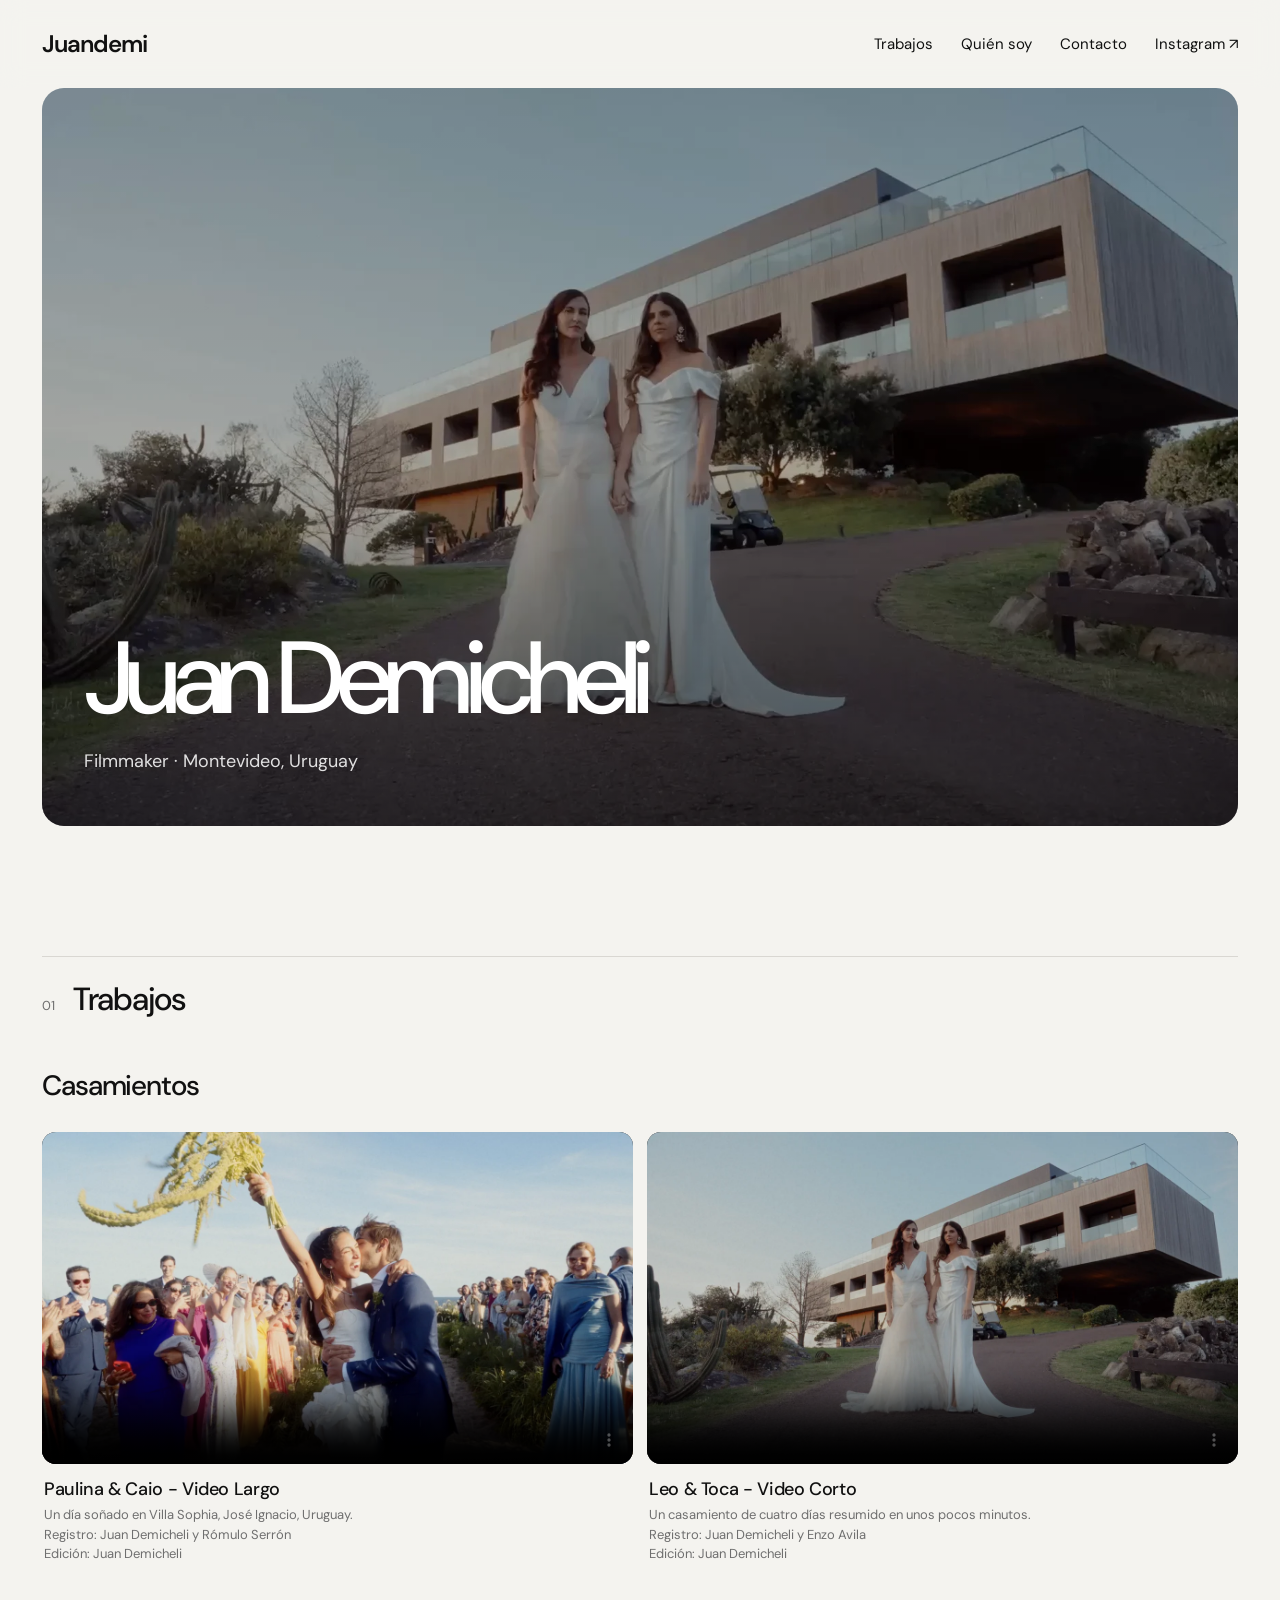
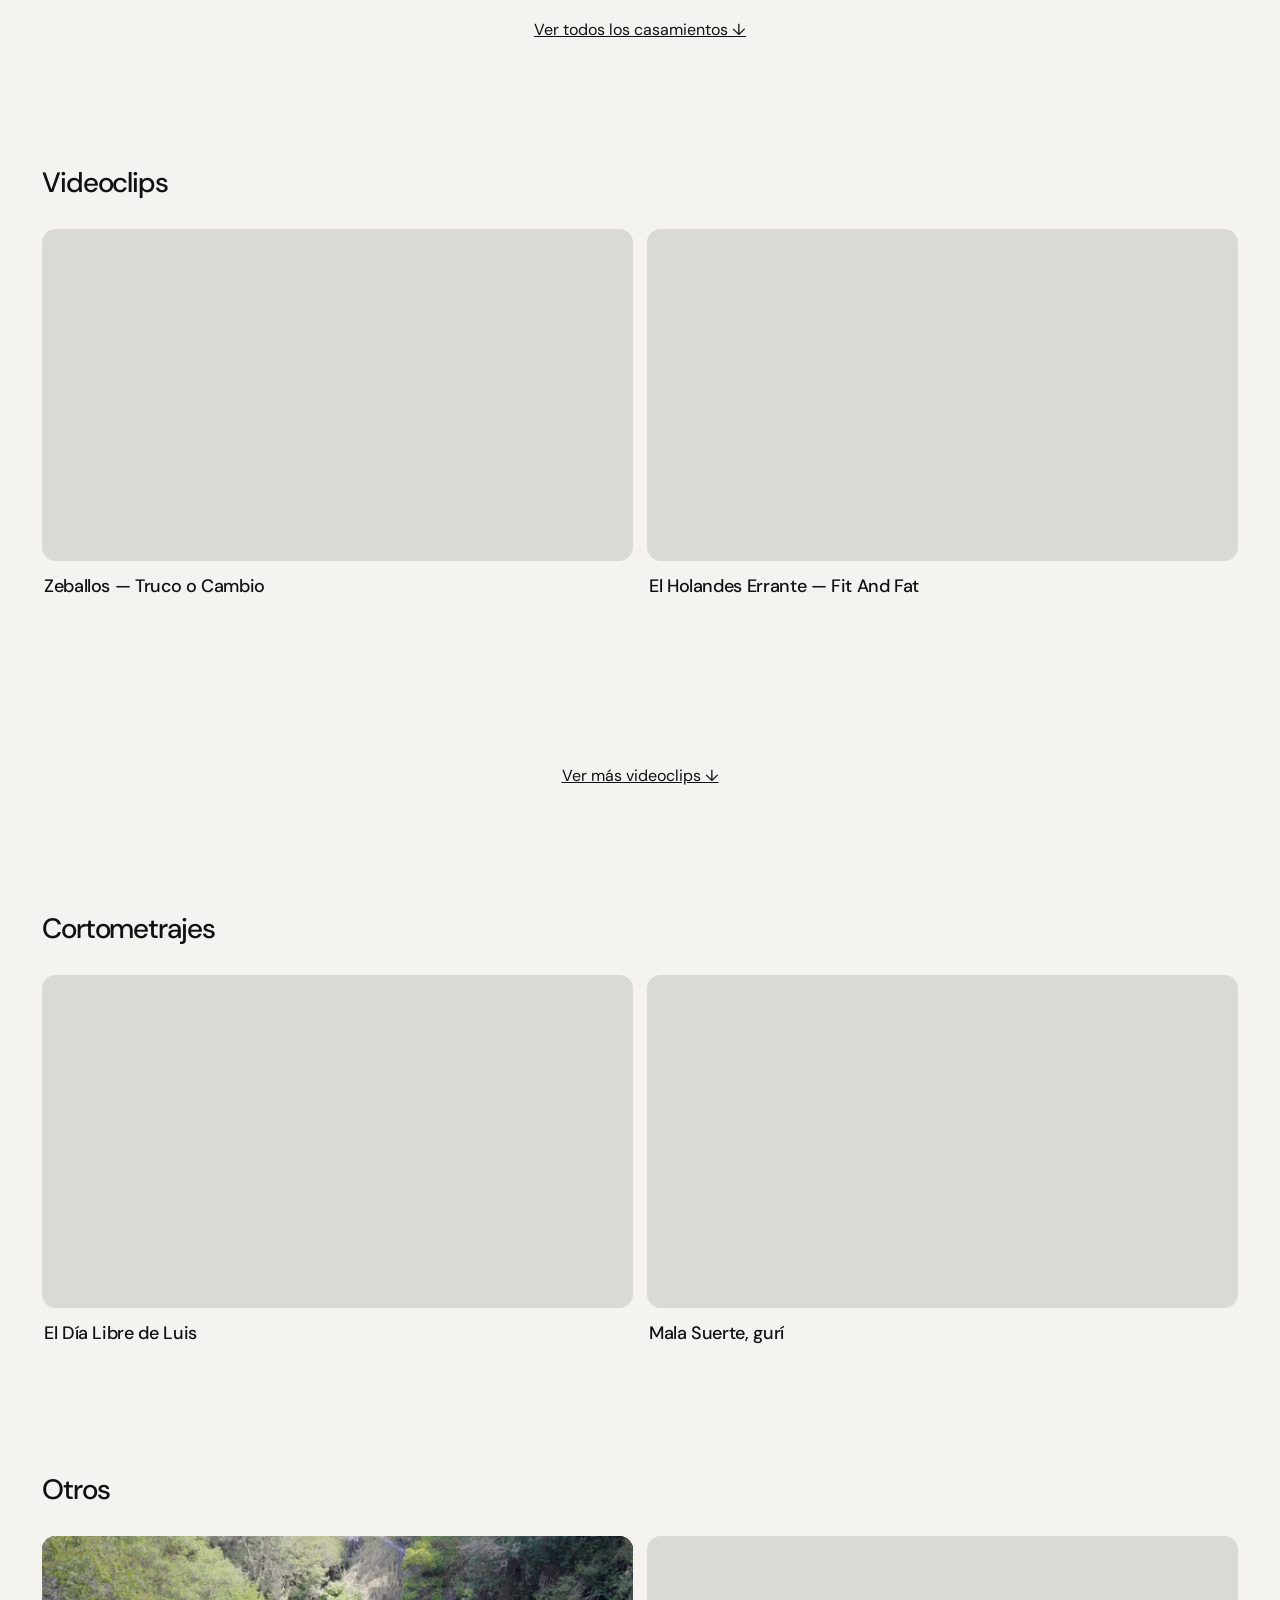
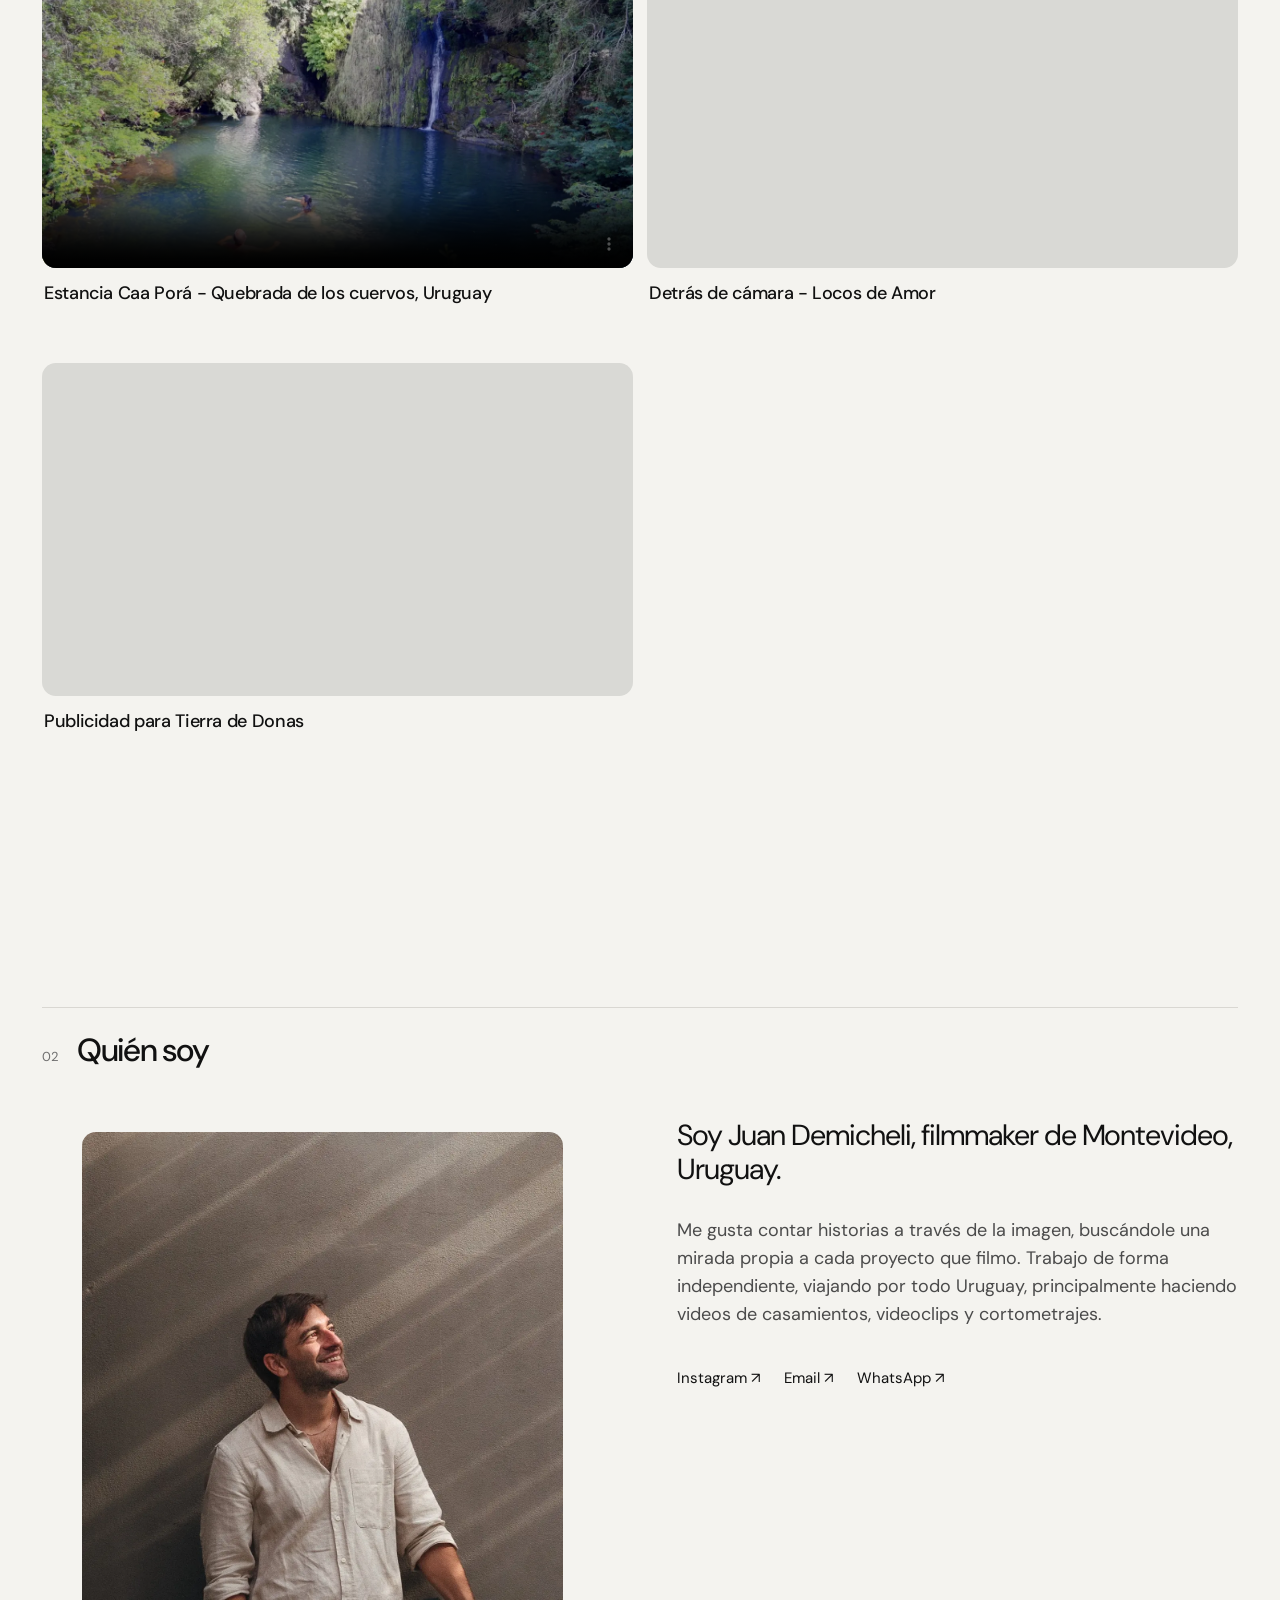
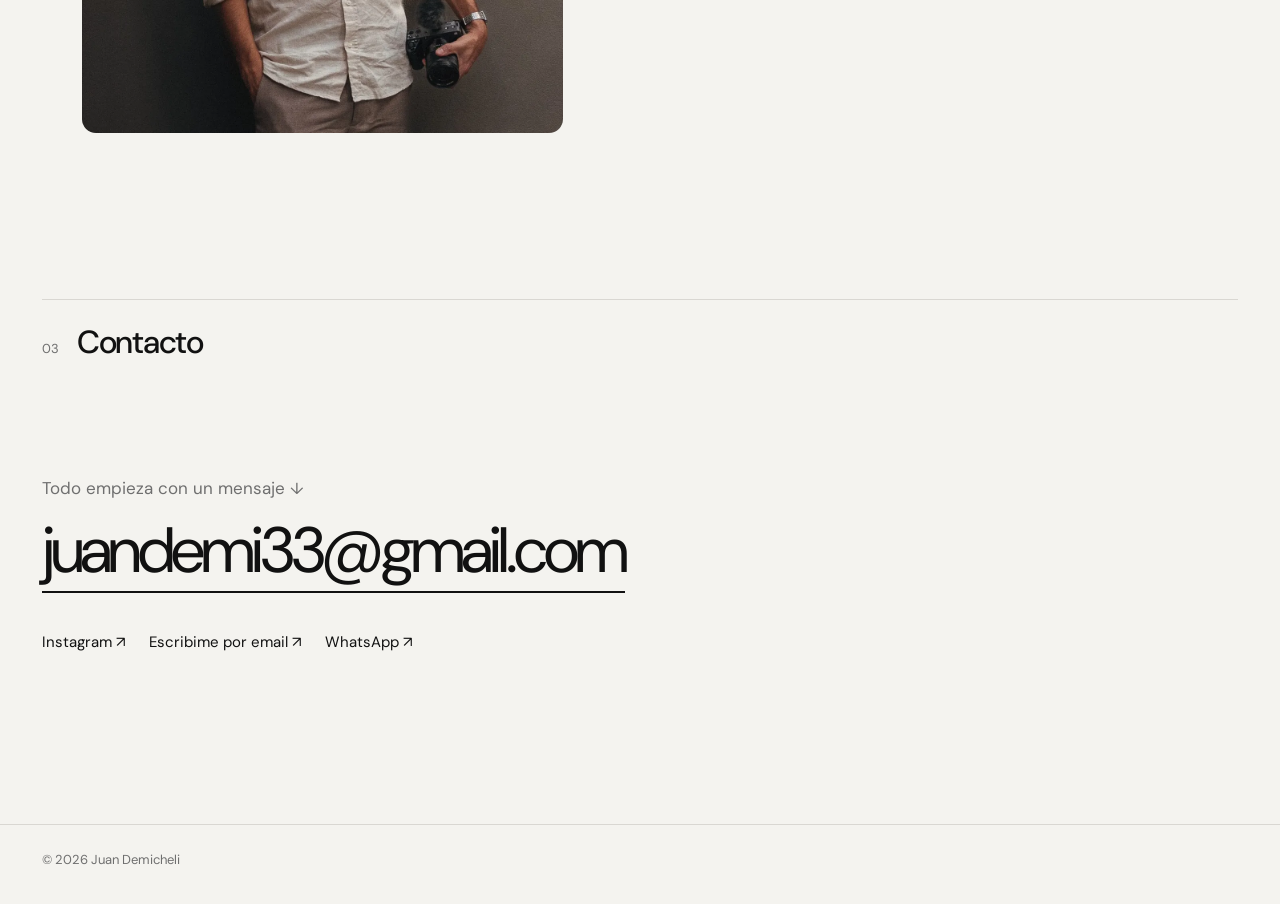
<file: index.html>
<!doctype html>
<html lang="es">
<head>
  <meta charset="utf-8">
  <meta name="viewport" content="width=device-width, initial-scale=1">
  <title>Juan Demicheli — Filmmaker</title>
  <meta name="description" content="Videógrafo de Montevideo, Uruguay. Videos de casamientos, videoclips y cine. Contactame para tu próximo proyecto audiovisual.">
  <meta property="og:title" content="Juan Demicheli — Filmmaker de Montevideo">
  <meta property="og:description" content="Filmación de casamientos, videoclips y cortometrajes en Uruguay.">
  <meta property="og:image" content="https://juandemi.com/assets/juan.webp">
  <meta property="og:url" content="https://juandemi.com">
  <meta property="og:type" content="website">
  <link rel="canonical" href="https://juandemi.com/">
  <link rel="icon" type="image/png" href="assets/favicon.png?v=2">
  <link rel="preconnect" href="https://fonts.googleapis.com">
  <link rel="preconnect" href="https://fonts.gstatic.com" crossorigin>
  <link href="https://fonts.googleapis.com/css2?family=DM+Sans:wght@400;500;600&display=swap" rel="stylesheet">
  <link rel="stylesheet" href="style.css">
  <script type="application/ld+json">
{
  "@context": "https://schema.org",
  "@type": "Person",
  "name": "Juan Demicheli",
  "jobTitle": "Filmmaker",
  "url": "https://juandemi.com",
  "image": "https://juandemi.com/assets/juan.webp",
  "sameAs": ["https://instagram.com/juandemi_"],
  "address": {
    "@type": "PostalAddress",
    "addressLocality": "Montevideo",
    "addressCountry": "UY"
  },
  "email": "juandemi33@gmail.com"
}
</script>
</head>
<body>
<header class="site-header">
  <a class="logo" href="/">Juandemi</a>
  <nav class="main-nav">
    <a href="#trabajos">Trabajos</a>
    <a href="#quien-soy">Quién soy</a>
    <a href="#contacto">Contacto</a>
    <a href="https://instagram.com/juandemi_" target="_blank" rel="noopener">Instagram ↗&#xfe0e</a>
  </nav>
</header>

<main id="inicio">
  <section class="hero">
    <video class="hero-video" autoplay muted loop playsinline preload="metadata" poster="assets/hero-poster.webp">
      <source src="https://videos.juandemi.com/VideoWebInicioV2.mov" type="video/mp4">
    </video>
    <div class="hero-overlay"></div>
    <div class="hero-content">
      <p class="eyebrow"></p>
      <h1>Juan Demicheli</h1>
      <p class="hero-copy">Filmmaker · Montevideo, Uruguay</p>
    </div>
  </section>

  <section id="trabajos" class="work-section">
    <div class="section-heading"><span>01</span><h2>Trabajos</h2></div>

    <section class="category">
      <div class="category-heading"><h3>Casamientos</h3><p></p></div>

     
        <div class="projects-grid">
        

          <article class="project">

          <div class="video">
  <video
    controls
    playsinline
    preload="metadata"
    poster="assets/PaulinaCaio.webp"
  >
    <source
      src="https://videos.juandemi.com/PaulinaCaio.mp4"
      type="video/mp4"
    >
    Tu navegador no puede reproducir este video.
  </video>


</div>
          <div class="project-meta"><div><h4>Paulina & Caio - Video Largo</h4><p>Un día soñado en Villa Sophia, José Ignacio, Uruguay.<br>Registro: Juan Demicheli y Rómulo Serrón<br>Edición: Juan Demicheli</p></div><span></span></div>
        </article>
      
        <article class="project">
          <div class="video">
  <video
    controls
    playsinline
    preload="metadata"
    poster="assets/LeoToca.webp"
  >
    <source
      src="https://videos.juandemi.com/LeoToca.mp4"
      type="video/mp4"
    >
    Tu navegador no puede reproducir este video.
  </video>


</div>
          <div class="project-meta"><div><h4>Leo & Toca - Video Corto</h4><p>Un casamiento de cuatro días resumido en unos pocos minutos.<br>Registro: Juan Demicheli y Enzo Avila<br>Edición: Juan Demicheli</p></div><span></span></div>
        </article>

        <a class="ver-mas" href="casamientos/">
          Ver todos los casamientos <span class="flecha-abajo" aria-hidden="true">&#x2193;&#xFE0E;</span>
        </a>

      </div>

      

    </section>

    <section class="category">
      <div class="category-heading"><h3>Videoclips</h3><p></p></div>
      <div class="projects-grid">
        <article class="project">
          <div class="video"><iframe src="https://www.youtube.com/embed/omVNC-jGUaI?si=j1I7TV_uqfFxtXvg" title="Videoclip 01" loading="lazy" allowfullscreen></iframe></div>
          <div class="project-meta"><div><h4>Zeballos — Truco o Cambio</h4><p></p></div><span></span></div>
        </article>
    
         <article class="project">
          <div class="video"><iframe src="https://www.youtube.com/embed/_5xbXvlRcII?si=sE20uSwik0wytJRJ" title="Videoclip 01" loading="lazy" allowfullscreen></iframe></div>
          <div class="project-meta"><div><h4>El Holandes Errante — Fit And Fat</h4><p></p></div><span></span></div>
        </article>
        <article class="project">
          <div class="video video-extra"><iframe src="https://www.youtube.com/embed/sD7tENDvmPI?si=gyLtid9lL8Jx5Yjb" title="Videoclip 01" loading="lazy" allowfullscreen></iframe></div>
          <div class="project-meta video-extra"><div><h4>Dosis — Desapego</h4><p></p></div><span></span></div>
        </article>
        <article class="project">
          <div class="video video-extra"><iframe src="https://www.youtube.com/embed/X0v_C2fFAh8?si=Q0k7DA4ZNTueEfJb" title="Videoclip 02" loading="lazy" allowfullscreen></iframe></div>
          <div class="project-meta video-extra"><div><h4>Lucas Mateo — Lucas Mateo</h4><p></p></div><span></span></div>
        </article>
         <article class="project">
          <div class="video video-extra"><iframe src="https://www.youtube.com/embed/4-S-JuRrmvs?si=zSRpqt5zG-wceI3w" title="Videoclip 01" loading="lazy" allowfullscreen></iframe></div>
          <div class="project-meta video-extra"><div><h4>Compadre — Que sea sin vos</h4><p></p></div><span></span></div>
        </article>
         <article class="project">
          <div class="video video-extra"><iframe src="https://www.youtube.com/embed/vbapaOJ-o9U?si=9lcFJS5q_SyuihEw" title="Videoclip 01" loading="lazy" allowfullscreen></iframe></div>
          <div class="project-meta video-extra"><div><h4>Nati Ferrero — Mentiras</h4><p></p></div><span></span></div>
        </article>
           
         <button class="ver-mas" type="button">
  Ver más videoclips ↓
</button>

      </div>
    </section>

    <section class="category">
      <div class="category-heading"><h3>Cortometrajes</h3><p></p></div>
      <div class="projects-grid">
         <article class="project">
          <div class="video"><iframe src="https://www.youtube.com/embed/9WRJvVYebeI?si=QpFtueJtmbbk4idr" title="Cortometraje 02" loading="lazy" allowfullscreen></iframe></div>
          <div class="project-meta"><div><h4>El Día Libre de Luis</h4><p></p></div><span></span></div>
        </article>
        <article class="project">
          <div class="video"><iframe src="https://www.youtube.com/embed/Ikl84U9ZOBw?si=rM95Ym4rzoQ4F2fN" title="Cortometraje 01" loading="lazy" allowfullscreen></iframe></div>
          <div class="project-meta"><div><h4>Mala Suerte, gurí</h4><p></p></div><span></span></div>
        </article>
       
      </div>
    </section>

    <section class="category">
      <div class="category-heading"><h3>Otros</h3><p></p></div>
      <div class="projects-grid">
        <article class="project">
          <div class="video"><video
    controls
    playsinline
    preload="metadata"
    poster="assets/quebrada.webp"
  >
    <source
      src="https://videos.juandemi.com/QuebradaCuervos.mp4"
      type="video/mp4"
    >
    Tu navegador no puede reproducir este video.
  </video></div>
        <div class="project-meta"><div><h4>Estancia Caa Porá - Quebrada de los cuervos, Uruguay</h4><p></p></div><span></span></div>
        </article>
         <article class="project">
          <div class="video"><iframe src="https://www.youtube.com/embed/6Wl0yNcr86k?si=09OJHOyGNPm9x4j_" title="Otro proyecto 02" loading="lazy" allowfullscreen></iframe></div>
          <div class="project-meta"><div><h4>Detrás de cámara - Locos de Amor</h4><p></p></div><span></span></div>
        </article>
        <article class="project">
          <div class="video"><iframe src="https://www.youtube.com/embed/N73h2HxHzo0?si=DhrtjSJ-ABYwCLgv" title="Otro proyecto 02" loading="lazy" allowfullscreen></iframe></div>
          <div class="project-meta"><div><h4>Publicidad para Tierra de Donas</h4><p></p></div><span></span></div>
        </article>
      </div>
    </section>
  </section>

  <section id="quien-soy" class="about">
    <div class="section-heading"><span>02</span><h2>Quién soy</h2></div>
    <div class="about-grid">
      <figure class="about-photo">
        <img src="assets/juan-demicheli-retrato.webp?v=2" width="1200" height="1500" alt="Retrato de Juan Demicheli, filmmaker de Montevideo, Uruguay" loading="lazy" decoding="async">
      </figure>
      <div class="about-copy">
        <p class="lead">Soy Juan Demicheli, filmmaker de Montevideo, Uruguay.</p>
        <p>Me gusta contar historias a través de la imagen, buscándole una mirada propia a cada proyecto que filmo. Trabajo de forma independiente, viajando por todo Uruguay, principalmente haciendo videos de casamientos, videoclips y cortometrajes.</p>
        
        <div class="text-links"><a href="https://instagram.com/juandemi_" target="_blank" rel="noopener">Instagram ↗&#xfe0e</a><a href="mailto:juandemi33@gmail.com">Email ↗&#xfe0e</a><a
  href="https://wa.me/59897984455?text=Hola%20Juan%2C%20vi%20tu%20web%20y%20quer%C3%ADa%20consultarte%20por%20un%20proyecto."
  target="_blank"
  rel="noopener noreferrer"
>
  WhatsApp ↗&#xfe0e
</a></div>
      </div>
    </div>
  </section>

  <section id="contacto" class="contact-section">
    <div class="section-heading"><span>03</span><h2>Contacto</h2></div>
    <div class="contact-box">
      <p>Todo empieza con un mensaje <span class="flecha-abajo" aria-hidden="true">&#x2193;&#xFE0E;</span></p>  
      <a class="email" href="mailto:juandemi33@gmail.com">juandemi33@gmail.com</a>
      <div class="text-links"><a href="https://instagram.com/juandemi_" target="_blank" rel="noopener">Instagram ↗&#xfe0e</a><a href="mailto:juandemi33@gmail.com">Escribime por email ↗&#xfe0e</a><a
  href="https://wa.me/59897984455?text=Hola%20Juan%2C%20vi%20tu%20web%20y%20quer%C3%ADa%20consultarte%20por%20un%20proyecto."
  target="_blank"
  rel="noopener noreferrer"
>
  WhatsApp ↗&#xfe0e
</a></div>
    
    </div>
    
  </section>
  
</main>

<footer class="site-footer"><span>© 2026 Juan Demicheli</span><!--<a href="#inicio">Volver arriba ↑</a>--></footer>

<script>
  
  const botonesVerMas = document.querySelectorAll("button.ver-mas");

  botonesVerMas.forEach((boton) => {
    const grilla = boton.closest(".projects-grid");
    const videosExtra = grilla.querySelectorAll(".video-extra");
    const textoOriginal = boton.textContent.trim();

    boton.addEventListener("click", () => {
      const estaAbierto = boton.classList.toggle("abierto");

      videosExtra.forEach((video, index) => {
        video.classList.toggle("visible", estaAbierto);

        if (estaAbierto) {
          video.style.animationDelay = `${index * 0.08}s`;
        } else {
          video.style.animationDelay = "";
        }
      });

      boton.textContent = estaAbierto
        ? textoOriginal
            .replace("Ver más", "Ver menos")
            .replace("↓", "↑")
        : textoOriginal;
    });
  });

    document.addEventListener("click", function (event) {
    const portada = event.target.closest(".video-cover");

    if (!portada) return;

    const contenedor = portada.closest(".drive-video");
    const iframe = contenedor.querySelector("iframe");

    iframe.src = iframe.dataset.src;
    portada.remove();
  });

</script>

</body>
</html>
</file>
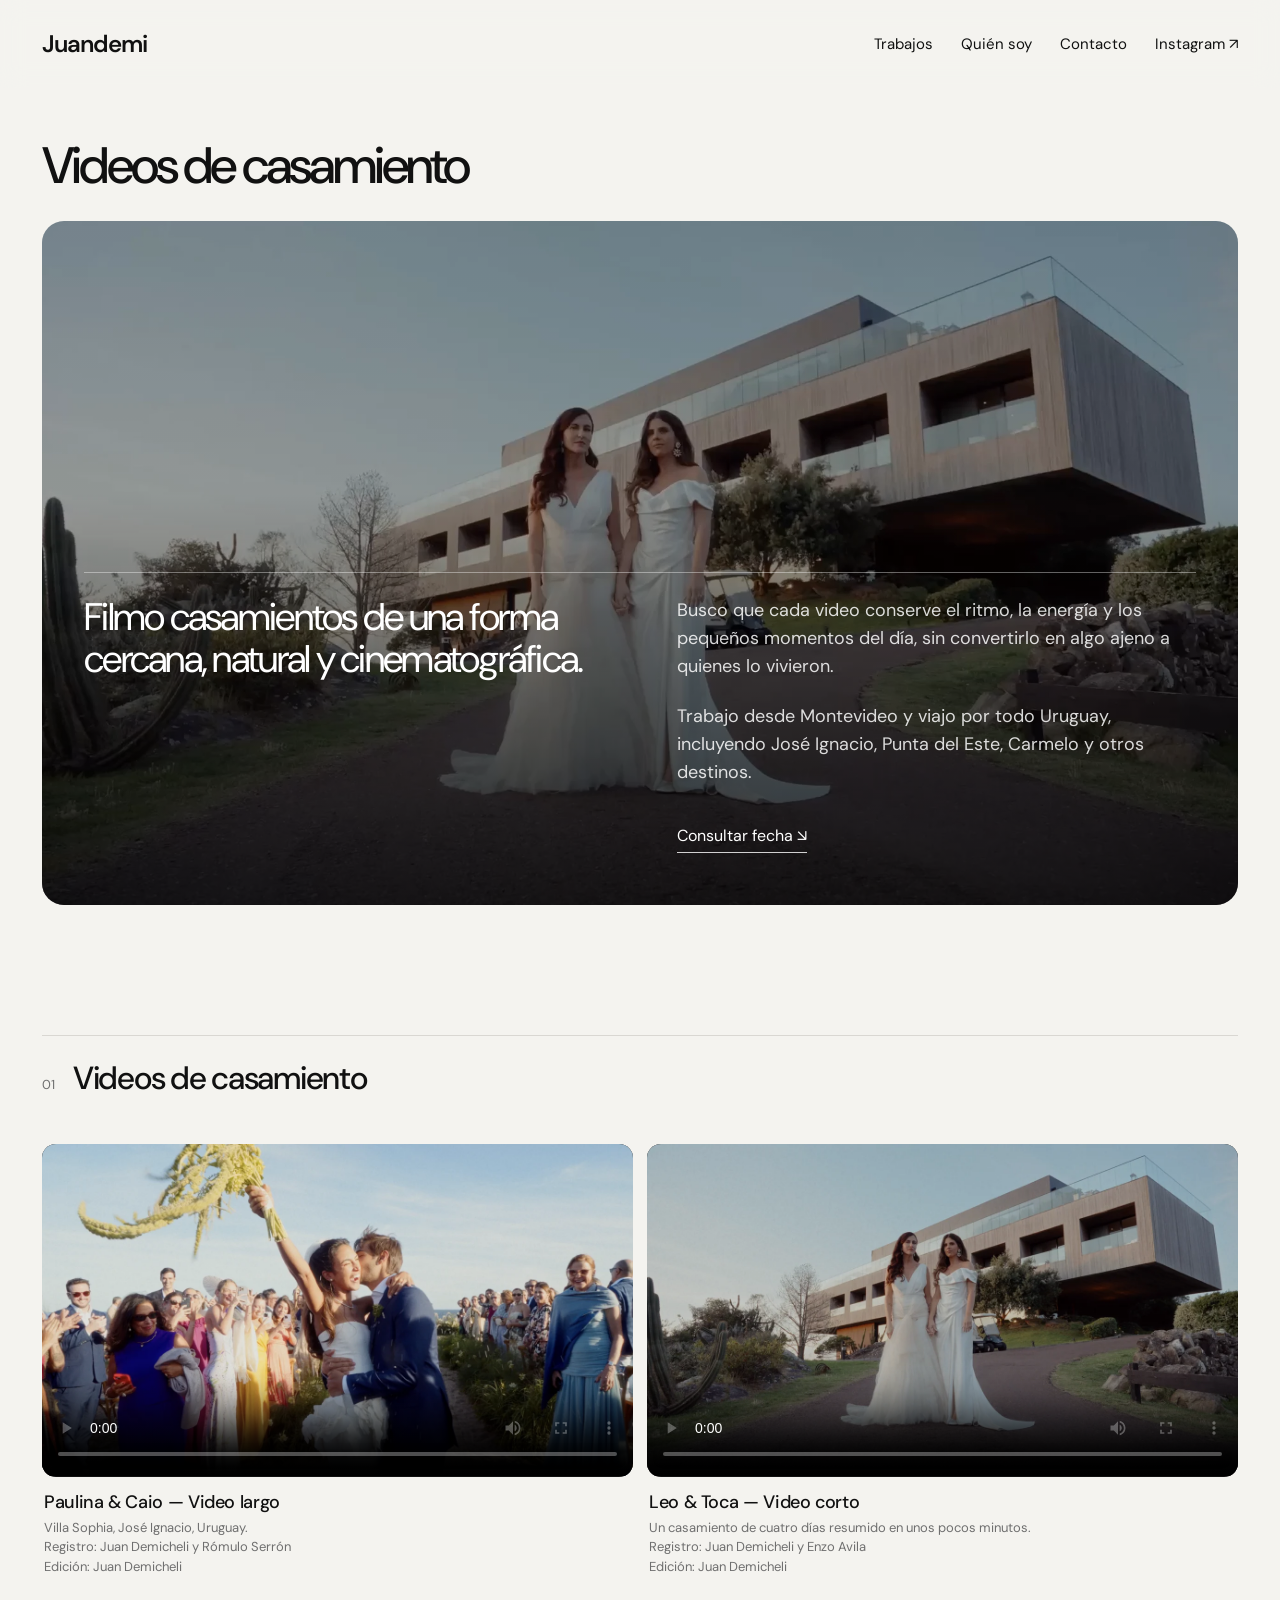
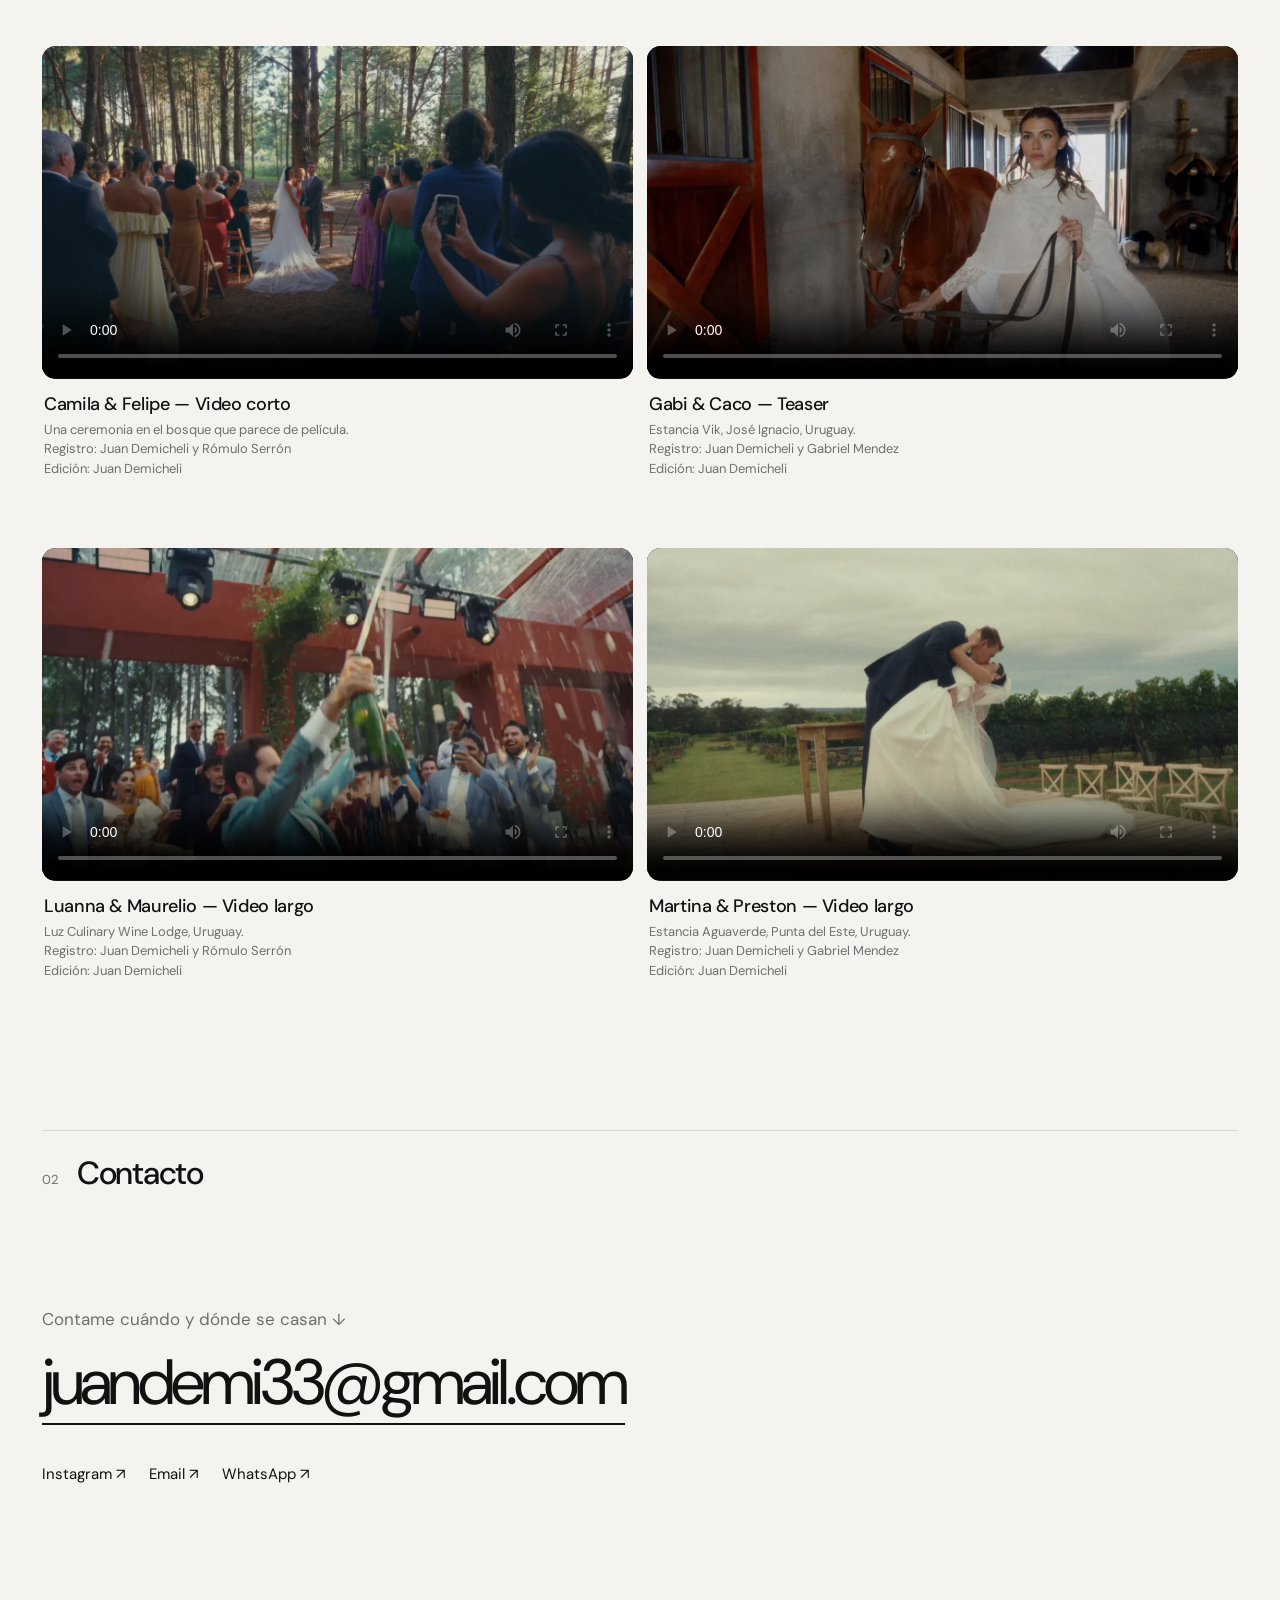
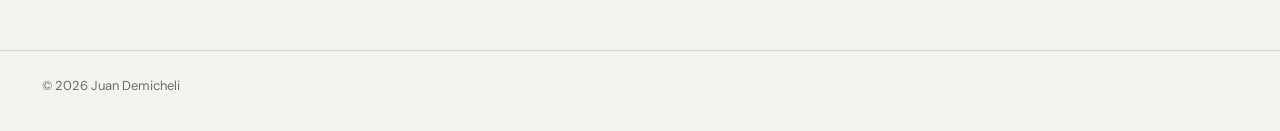
<file: casamientos/index.html>
<!doctype html>
<html lang="es">
<head>
  <meta charset="utf-8">
  <meta name="viewport" content="width=device-width, initial-scale=1">
  <title>Videos de casamiento en Uruguay | Juan Demicheli</title>
  <meta name="description" content="Videos de casamiento con una mirada natural y cinematográfica en Montevideo, José Ignacio, Punta del Este, Carmelo y todo Uruguay. Filmación y edición por Juan Demicheli.">
  <meta property="og:title" content="Videos de casamiento en Uruguay | Juan Demicheli">
  <meta property="og:description" content="Videos de casamiento filmados en distintos lugares de Uruguay.">
  <meta property="og:image" content="https://juandemi.com/assets/PaulinaCaio.webp">
  <meta property="og:url" content="https://juandemi.com/casamientos/">
  <meta property="og:type" content="website">
  <link rel="canonical" href="https://juandemi.com/casamientos/">
  <link rel="icon" type="image/png" href="../assets/favicon.png?v=2">
  <link rel="preconnect" href="https://fonts.googleapis.com">
  <link rel="preconnect" href="https://fonts.gstatic.com" crossorigin>
  <link href="https://fonts.googleapis.com/css2?family=DM+Sans:wght@400;500;600&display=swap" rel="stylesheet">
  <link rel="stylesheet" href="../style.css">
  <script type="application/ld+json">
  {
    "@context": "https://schema.org",
    "@type": "Service",
    "name": "Videos de casamiento en Uruguay",
    "description": "Filmación y edición de videos de casamiento con una mirada natural y cinematográfica.",
    "provider": {
      "@type": "Person",
      "name": "Juan Demicheli",
      "jobTitle": "Filmmaker",
      "url": "https://juandemi.com/"
    },
    "areaServed": {
      "@type": "Country",
      "name": "Uruguay"
    },
    "url": "https://juandemi.com/casamientos/"
  }
  </script>
</head>
<body class="wedding-page">
<header class="site-header">
  <a class="logo" href="../">Juandemi</a>
  <nav class="main-nav" aria-label="Navegación principal">
    <a href="../#trabajos">Trabajos</a>
    <a href="../#quien-soy">Quién soy</a>
    <a href="#contacto">Contacto</a>
    <a href="https://instagram.com/juandemi_" target="_blank" rel="noopener">Instagram ↗&#xfe0e;</a>
  </nav>
</header>

<main>
  <section class="wedding-intro">
    <h1>Videos de casamiento</h1>
    <div class="wedding-hero">
      <video class="wedding-hero-video" autoplay muted loop playsinline preload="metadata" poster="../assets/hero-poster.webp">
        <source src="https://videos.juandemi.com/VideoWebInicioV2.mov" type="video/mp4">
      </video>
      <div class="wedding-hero-overlay"></div>
      <div class="wedding-intro-content">
        <div class="wedding-intro-grid">
          <p class="wedding-lead">Filmo casamientos de una forma cercana, natural y cinematográfica.</p>
          <div class="wedding-description">
            <p>Busco que cada video conserve el ritmo, la energía y los pequeños momentos del día, sin convertirlo en algo ajeno a quienes lo vivieron.</p>
            <p>Trabajo desde Montevideo y viajo por todo Uruguay, incluyendo José Ignacio, Punta del Este, Carmelo y otros destinos.</p>
            <a class="inline-link" href="#contacto">Consultar fecha <span aria-hidden="true">↘&#xfe0e;</span></a>
          </div>
        </div>
      </div>
    </div>
  </section>

  <section class="wedding-work" aria-labelledby="videos-title">
    <div class="section-heading"><span>01</span><h2 id="videos-title">Videos de casamiento</h2></div>
    <div class="projects-grid wedding-grid">
      <article class="project">
        <div class="video">
          <video controls playsinline preload="metadata" poster="../assets/PaulinaCaio.webp">
            <source src="https://videos.juandemi.com/PaulinaCaio.mp4" type="video/mp4">
            Tu navegador no puede reproducir este video.
          </video>
        </div>
        <div class="project-meta"><div><h3>Paulina & Caio — Video largo</h3><p>Villa Sophia, José Ignacio, Uruguay.<br>Registro: Juan Demicheli y Rómulo Serrón<br>Edición: Juan Demicheli</p></div></div>
      </article>

      <article class="project">
        <div class="video">
          <video controls playsinline preload="metadata" poster="../assets/LeoToca.webp">
            <source src="https://videos.juandemi.com/LeoToca.mp4" type="video/mp4">
            Tu navegador no puede reproducir este video.
          </video>
        </div>
        <div class="project-meta"><div><h3>Leo & Toca — Video corto</h3><p>Un casamiento de cuatro días resumido en unos pocos minutos.<br>Registro: Juan Demicheli y Enzo Avila<br>Edición: Juan Demicheli</p></div></div>
      </article>

      <article class="project">
        <div class="video">
          <video controls playsinline preload="metadata" poster="../assets/CamilaFelipe.webp">
            <source src="https://videos.juandemi.com/CamilaFelipe.mp4" type="video/mp4">
            Tu navegador no puede reproducir este video.
          </video>
        </div>
        <div class="project-meta"><div><h3>Camila & Felipe — Video corto</h3><p>Una ceremonia en el bosque que parece de película.<br>Registro: Juan Demicheli y Rómulo Serrón<br>Edición: Juan Demicheli</p></div></div>
      </article>

      <article class="project">
        <div class="video">
          <video controls playsinline preload="metadata" poster="../assets/GabiCaco.webp">
            <source src="https://videos.juandemi.com/Gabi_Caco_Fixed_WEB.mp4" type="video/mp4">
            Tu navegador no puede reproducir este video.
          </video>
        </div>
        <div class="project-meta"><div><h3>Gabi & Caco — Teaser</h3><p>Estancia Vik, José Ignacio, Uruguay.<br>Registro: Juan Demicheli y Gabriel Mendez<br>Edición: Juan Demicheli</p></div></div>
      </article>

      <article class="project">
        <div class="video">
          <video controls playsinline preload="metadata" poster="../assets/LuanaMau.webp">
            <source src="https://videos.juandemi.com/LuannaMaurelio.mp4" type="video/mp4">
            Tu navegador no puede reproducir este video.
          </video>
        </div>
        <div class="project-meta"><div><h3>Luanna & Maurelio — Video largo</h3><p>Luz Culinary Wine Lodge, Uruguay.<br>Registro: Juan Demicheli y Rómulo Serrón<br>Edición: Juan Demicheli</p></div></div>
      </article>

      <article class="project">
        <div class="video">
          <video controls playsinline preload="metadata" poster="../assets/MartinaPreston.webp">
            <source src="https://videos.juandemi.com/MartinaPreston.mp4" type="video/mp4">
            Tu navegador no puede reproducir este video.
          </video>
        </div>
        <div class="project-meta"><div><h3>Martina & Preston — Video largo</h3><p>Estancia Aguaverde, Punta del Este, Uruguay.<br>Registro: Juan Demicheli y Gabriel Mendez<br>Edición: Juan Demicheli</p></div></div>
      </article>
    </div>
  </section>

  <section id="contacto" class="contact-section wedding-contact">
    <div class="section-heading"><span>02</span><h2>Contacto</h2></div>
    <div class="contact-box">
      <p>Contame cuándo y dónde se casan <span class="flecha-abajo" aria-hidden="true">&#x2193;&#xFE0E;</span></p>
      <a class="email" href="mailto:juandemi33@gmail.com?subject=Consulta%20por%20video%20de%20casamiento">juandemi33@gmail.com</a>
      <div class="text-links">
        <a href="https://instagram.com/juandemi_" target="_blank" rel="noopener">Instagram ↗&#xfe0e;</a>
        <a href="mailto:juandemi33@gmail.com?subject=Consulta%20por%20video%20de%20casamiento">Email ↗&#xfe0e;</a>
        <a href="https://wa.me/59897984455?text=Hola%20Juan%2C%20vi%20tus%20videos%20de%20casamiento%20y%20quer%C3%ADa%20consultarte%20por%20una%20fecha." target="_blank" rel="noopener noreferrer">WhatsApp ↗&#xfe0e;</a>
      </div>
    </div>
  </section>
</main>

<footer class="site-footer"><span>© 2026 Juan Demicheli</span></footer>
</body>
</html>
</file>
<file: style.css>
*{box-sizing:border-box}
:root{--bg:#f4f3ef;--text:#111;--muted:#6f6f6f;--line:#d9d7d2;--max:1500px}
html{scroll-behavior:smooth}
body{margin:0;background:var(--bg);color:var(--text);font-family:'DM Sans',Arial,sans-serif;font-size:16px;line-height:1.5}
a{color:inherit;text-decoration:none}
.site-header{position:sticky;top:0;z-index:50;max-width:var(--max);margin:0 auto;padding:26px 42px;display:flex;justify-content:space-between;align-items:center;background:rgba(244,243,239,.92);backdrop-filter:blur(12px)}
.logo{font-size:24px;font-weight:600;letter-spacing:-.04em}
.main-nav{display:flex;gap:28px;align-items:center}
.main-nav a,.text-links a,.site-footer a{font-size:15px}
.main-nav a:hover,.text-links a:hover,.site-footer a:hover{text-decoration:underline;text-underline-offset:4px}
.hero{position:relative;max-width:var(--max);min-height:82vh;margin:0 auto 130px;padding:0 42px;display:flex;align-items:flex-end}
.hero-video,.hero-overlay{position:absolute;inset:0 42px 0 42px;width:calc(100% - 84px);height:100%;border-radius:22px}
.hero-video{object-fit:cover;background:#171717;pointer-events:none}
.hero-overlay{background:linear-gradient(to top,rgba(0,0,0,.55),rgba(0,0,0,.15) 48%,rgba(0,0,0,.22));pointer-events:none}
.hero-content{position:relative;z-index:2;width:100%;padding:0 42px 52px;color:#fff}
.eyebrow{margin:0 0 20px;font-size:15px;color:rgba(255,255,255,.82)}
h1{margin:0 0 24px;font-size:clamp(60px,8vw,128px);line-height:.9;letter-spacing:-.075em;font-weight:500;max-width:980px}
.hero-copy{margin:0;max-width:420px;font-size:18px;line-height:1.45;color:rgba(255,255,255,.86)}
.work-section,.about,.contact-section{max-width:var(--max);margin:0 auto;padding:0 42px 150px}
.section-heading{display:flex;align-items:baseline;gap:18px;padding:18px 0 42px;border-top:1px solid var(--line)}
.section-heading span{font-size:13px;color:var(--muted)}
.section-heading h2{margin:0;font-size:32px;font-weight:500;letter-spacing:-.04em}
.category{margin-bottom:120px}
.category-heading{display:flex;justify-content:space-between;align-items:baseline;gap:18px;margin-bottom:25px}
.category-heading h3{margin:0;font-size:28px;font-weight:500;letter-spacing:-.04em}
.category-heading p{margin:0;font-size:13px;color:var(--muted)}
.video{position:relative;width:100%;aspect-ratio:16/9;background:#d9d9d5;overflow:hidden;border-radius:14px}
.video iframe{position:absolute;inset:0;width:100%;height:100%;border:0}
.project-meta{display:flex;justify-content:space-between;align-items:flex-start;gap:20px;padding:12px 2px 0}
.project-meta h4{margin:0 0 2px;font-size:18px;font-weight:500;letter-spacing:-.02em}
.project-meta p{margin:0;font-size:13px;color:var(--muted)}
.project-meta span{font-size:13px;color:var(--muted);white-space:nowrap}
.projects-grid{display:grid;grid-template-columns:repeat(2,minmax(0,1fr));gap:54px 14px}
.about-grid{display:grid;grid-template-columns:1fr 1fr;gap:74px;align-items:start}
.about-photo{position:relative;aspect-ratio:4/5;background:#d9d9d5;overflow:hidden;border-radius:14px}
.about-photo img{width:100%;height:100%;object-fit:cover;display:block}
.about-copy{max-width:580px;padding-top:2px}
.about-copy p{margin:0 0 24px;color:#4b4b4b;font-size:18px;line-height:1.55}
.about-copy .lead{margin-bottom:30px;color:var(--text);font-size:29px;line-height:1.2;letter-spacing:-.035em}
.text-links{display:flex;gap:24px;margin-top:38px}
.contact-box{padding:68px 0 20px}
.contact-box p{margin:0 0 18px;font-size:17px;color:var(--muted)}
.email{display:inline-block;max-width:100%;font-size:clamp(34px,5vw,76px);line-height:1;letter-spacing:-.06em;border-bottom:2px solid var(--text);padding-bottom:8px;overflow-wrap:anywhere}
.email:hover{opacity:.65}
.site-footer{max-width:var(--max);margin:0 auto;padding:25px 42px 35px;display:flex;justify-content:space-between;border-top:1px solid var(--line);font-size:13px;color:var(--muted)}
@media(max-width:920px){.site-header{padding:20px}.main-nav{gap:16px}.main-nav a:nth-child(1),.main-nav a:nth-child(2){display:none}.hero{min-height:74vh;margin-bottom:95px;padding:0 20px}.hero-video,.hero-overlay{inset:0 20px 0 20px;width:calc(100% - 40px)}.hero-content{padding:0 24px 30px}h1{font-size:clamp(52px,14vw,88px)}.work-section,.about,.contact-section{padding:0 20px 100px}.projects-grid{grid-template-columns:1fr;gap:16px}.category{margin-bottom:82px}.about-grid{grid-template-columns:1fr;gap:42px}.site-footer{padding:25px 20px 35px}}
@media(max-width:560px){.logo{font-size:20px}.main-nav a{font-size:13px}.category-heading{display:block}.category-heading p{margin-top:4px}.section-heading h2{font-size:27px}.about-copy .lead{font-size:25px}.text-links{flex-direction:column;gap:12px}.site-footer{display:block}.site-footer a{display:inline-block;margin-top:8px}}


html,
body {
  margin: 0;
  padding: 0;
}

.video-extra {
  display: none;
}

.video-extra.visible {
  display: block;
  animation: aparecer-video 0.7s ease both;
}

.ver-mas {
  display: block;
  grid-column: 1 / -1;
  margin: 0 auto;
  padding: 0;
  border: none;
  background: transparent;
  color: inherit;
  font: inherit;
  cursor: pointer;
  text-align: center;
  text-decoration: underline;
}

.flecha-abajo {
  font-family: 'DM Sans',Arial,sans-serif;font-size:16px;line-height:1.5;
  font-style: normal;
  font-weight: normal;
}


.ver-mas:hover {
  opacity: 0.55;
}

@keyframes aparecer-video {
  from {
    opacity: 0;
    transform: translateY(24px);
  }

  to {
    opacity: 1;
    transform: translateY(0);
  }
}

.video-cover {
  position: absolute;
  inset: 0;
  z-index: 2;
  width: 100%;
  height: 100%;
  padding: 0;
  border: 0;
  background: #111;
  cursor: pointer;
}

.video-cover img {
  width: 100%;
  height: 100%;
  display: block;
  object-fit: cover;
}

.play-icon {
  position: absolute;
  top: 50%;
  left: 50%;
  transform: translate(-50%, -50%);
  display: grid;
  place-items: center;
  width: 66px;
  height: 66px;
  padding-left: 4px;
  border-radius: 50%;
  color: #111;
  background: rgba(255, 255, 255, 0.9);
  font-size: 22px;
  transition: transform 0.25s ease;
}

.video-cover:hover .play-icon {
  transform: translate(-50%, -50%) scale(1.08);
}

.video video {
  position: absolute;
  inset: 0;
  display: block;
  width: 100%;
  height: 100%;
  border: 0;
  object-fit: contain;
  background: #111;
}

/* Página de casamientos */
.wedding-intro{max-width:var(--max);margin:0 auto 130px;padding:52px 42px 0}
.wedding-intro>h1{margin:0 0 30px;font-size:clamp(38px,4vw,62px);line-height:1;letter-spacing:-.055em}
.wedding-hero{position:relative;min-height:76vh;display:flex;align-items:flex-end}
.wedding-hero-video,.wedding-hero-overlay{position:absolute;inset:0;width:100%;height:100%;border-radius:22px}
.wedding-hero-video{object-fit:cover;background:#171717;pointer-events:none}
.wedding-hero-overlay{background:linear-gradient(to top,rgba(0,0,0,.74),rgba(0,0,0,.22) 60%,rgba(0,0,0,.25));pointer-events:none}
.wedding-intro-content{position:relative;z-index:2;width:100%;padding:52px 42px;color:#fff}
.wedding-intro-grid{display:grid;grid-template-columns:1fr 1fr;gap:74px;padding-top:24px;border-top:1px solid rgba(255,255,255,.38)}
.wedding-lead{max-width:620px;margin:0;font-size:clamp(28px,3vw,48px);line-height:1.08;letter-spacing:-.045em}
.wedding-description{max-width:580px;color:rgba(255,255,255,.84);font-size:18px;line-height:1.55}
.wedding-description p{margin:0 0 22px}
.inline-link{display:inline-block;margin-top:16px;color:#fff;font-size:16px;border-bottom:1px solid rgba(255,255,255,.8);padding-bottom:3px}
.inline-link:hover{opacity:.55}
.wedding-work{max-width:var(--max);margin:0 auto;padding:0 42px 150px}
.wedding-grid{gap:70px 14px}
.wedding-grid .project-meta h3{margin:0 0 2px;font-size:18px;font-weight:500;letter-spacing:-.02em}
.wedding-contact{padding-bottom:145px}

@media(max-width:920px){
  .wedding-intro{margin-bottom:95px;padding:42px 20px 0}
  .wedding-intro>h1{margin-bottom:24px;font-size:clamp(34px,7vw,52px)}
  .wedding-hero{min-height:78vh}
  .wedding-intro-content{padding:40px 24px}
  .wedding-intro-grid{grid-template-columns:1fr;gap:34px}
  .wedding-description{font-size:17px}
  .wedding-work{padding:0 20px 105px}
  .wedding-grid{gap:42px}
  .wedding-contact{padding-bottom:100px}
}

@media(max-width:560px){
  .wedding-intro{padding-top:32px}
  .wedding-intro>h1{font-size:34px}
  .wedding-hero{min-height:calc(100svh - 145px)}
  .wedding-intro-content{padding:30px 24px}
  .wedding-intro-grid{gap:22px;padding-top:18px}
  .wedding-lead{font-size:27px}
  .wedding-description{font-size:15px;line-height:1.45}
  .wedding-description p{margin-bottom:14px}
  .inline-link{margin-top:6px;font-size:15px}
}
</file>
